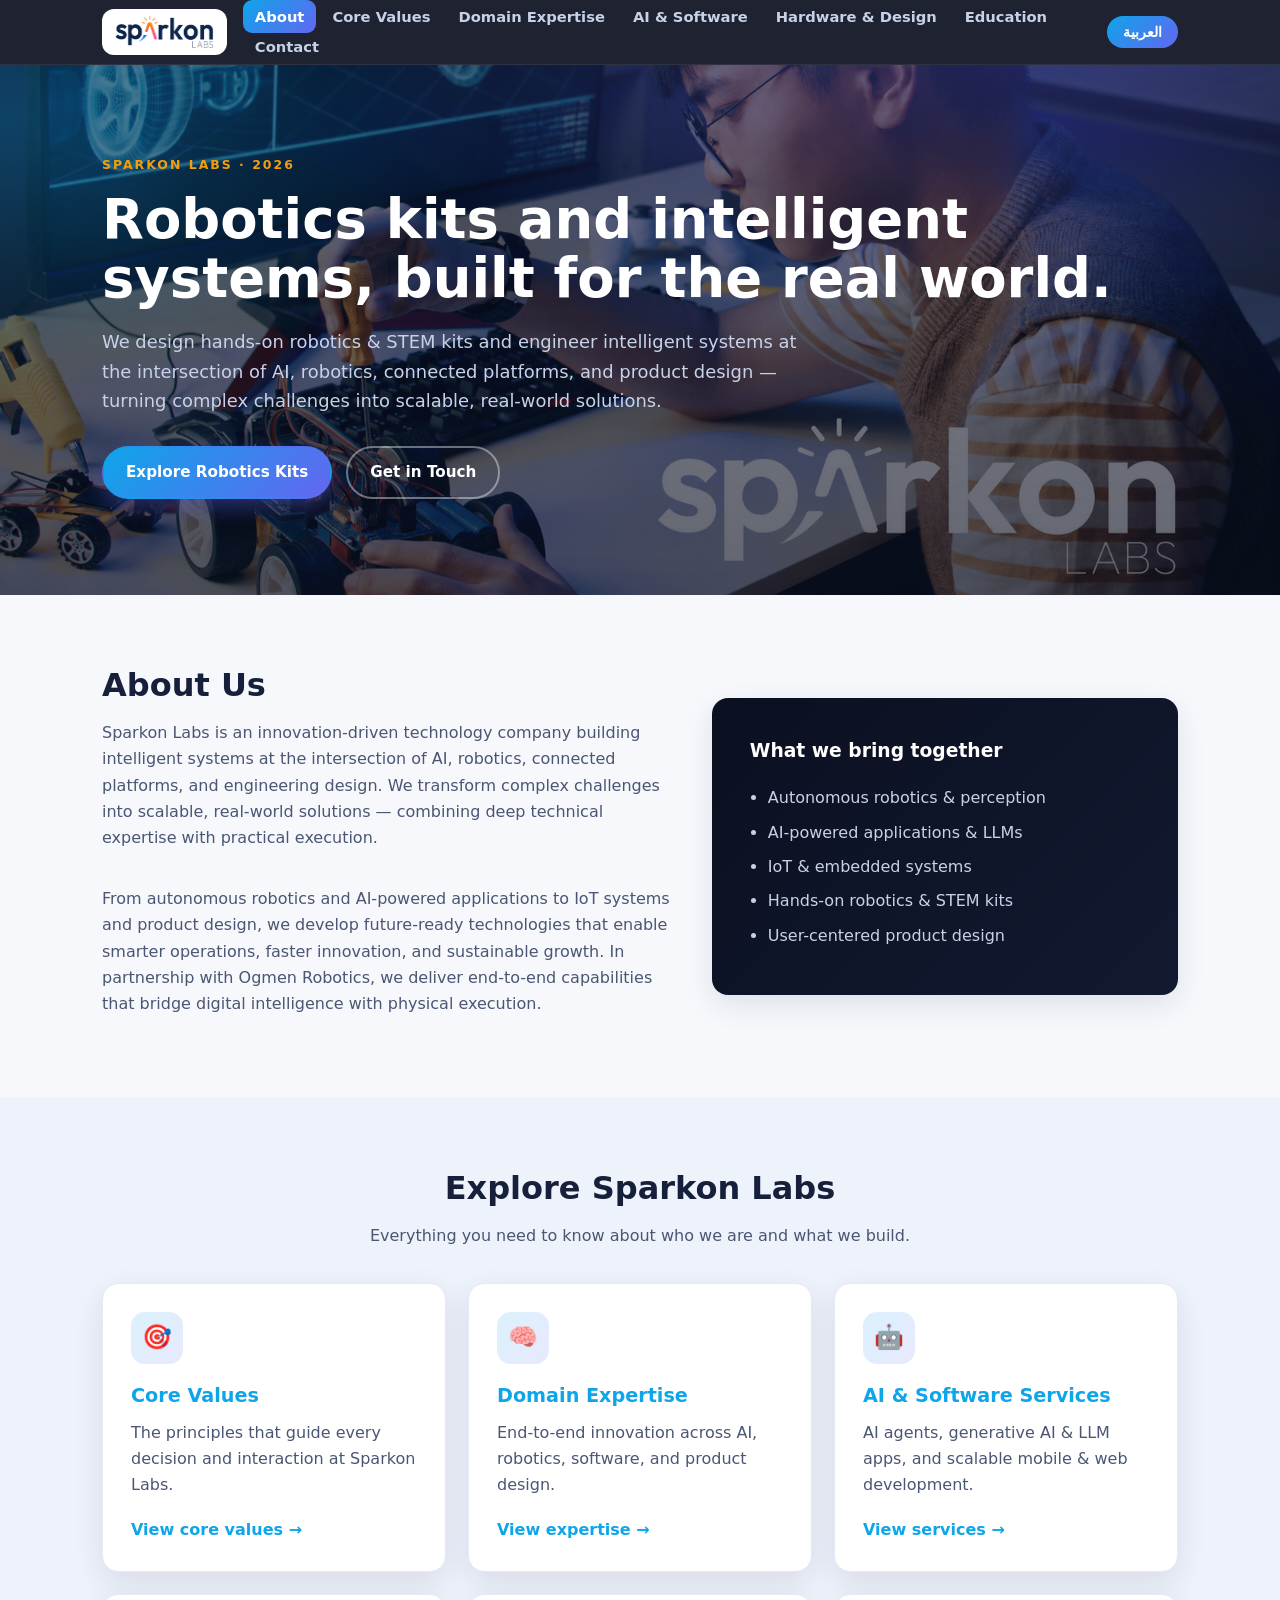
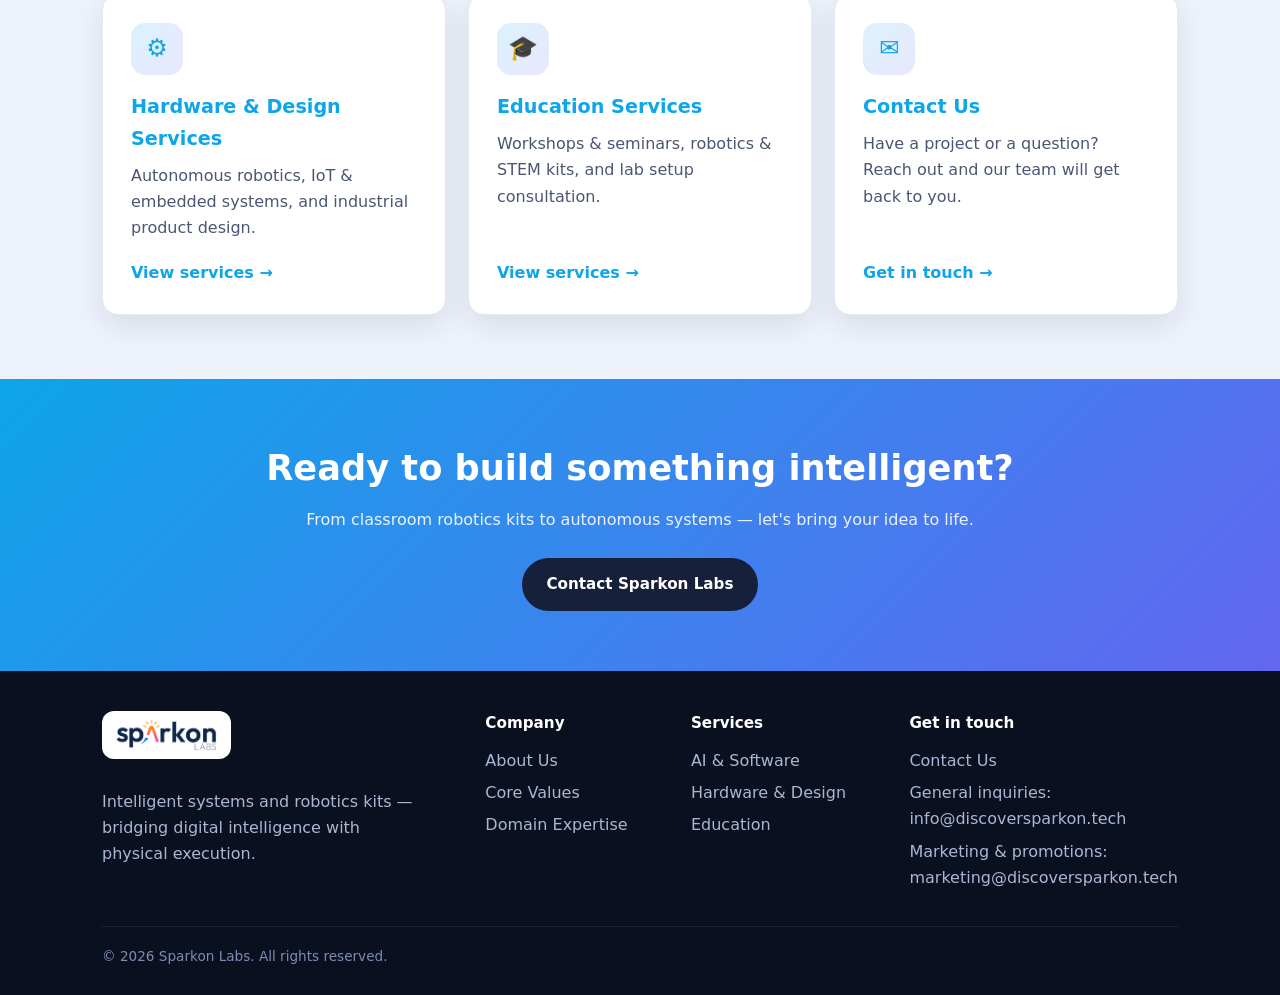
<file: index.html>
<!DOCTYPE html>
<html lang="en">
<head>
  <meta charset="UTF-8" />
  <meta name="viewport" content="width=device-width, initial-scale=1.0" />
  <title>Sparkon Labs — Robotics Kits &amp; Intelligent Systems</title>
  <meta name="description" content="Sparkon Labs builds intelligent systems at the intersection of AI, robotics, connected platforms, and engineering design — including hands-on robotics &amp; STEM kits." />
  <link rel="stylesheet" href="css/style.css" />
</head>
<body>

  <!-- ===== Navigation ===== -->
  <header class="nav">
    <div class="container">
      <a class="brand" href="index.html"><img src="sparkon_logo.png" alt="Sparkon Labs" /></a>
      <button class="nav-toggle" aria-label="Toggle menu">&#9776;</button>
      <ul class="nav-links">
        <li><a href="index.html" class="active">About</a></li>
        <li><a href="core-values.html">Core Values</a></li>
        <li><a href="domain-expertise.html">Domain Expertise</a></li>
        <li><a href="services-ai-software.html">AI &amp; Software</a></li>
        <li><a href="services-hardware-design.html">Hardware &amp; Design</a></li>
        <li><a href="services-education.html">Education</a></li>
        <li><a href="contact.html">Contact</a></li>
      </ul>
      <button class="lang-toggle" type="button" aria-label="Switch language">العربية</button>
    </div>
  </header>

  <!-- ===== Hero ===== -->
  <section class="hero">
    <div class="container">
      <span class="kicker">Sparkon Labs · 2026</span>
      <h1>Robotics kits and intelligent systems, built for the real world.</h1>
      <p class="lead">
        We design hands-on robotics &amp; STEM kits and engineer intelligent systems at the
        intersection of AI, robotics, connected platforms, and product design — turning complex
        challenges into scalable, real-world solutions.
      </p>
      <div class="hero-actions">
        <a class="btn btn-primary" href="services-education.html">Explore Robotics Kits</a>
        <a class="btn btn-ghost" href="contact.html">Get in Touch</a>
      </div>
    </div>
  </section>

  <!-- ===== About Us (Page 3) ===== -->
  <section class="section" id="about">
    <div class="container">
      <div class="split">
        <div>
          <h2>About Us</h2>
          <p class="sub" style="max-width:none">
            Sparkon Labs is an innovation-driven technology company building intelligent systems at
            the intersection of AI, robotics, connected platforms, and engineering design. We transform
            complex challenges into scalable, real-world solutions — combining deep technical expertise
            with practical execution.
          </p>
          <p style="color:var(--ink-soft)">
            From autonomous robotics and AI-powered applications to IoT systems and product design, we
            develop future-ready technologies that enable smarter operations, faster innovation, and
            sustainable growth. In partnership with Ogmen Robotics, we deliver end-to-end capabilities
            that bridge digital intelligence with physical execution.
          </p>
        </div>
        <div class="panel">
          <h3 style="margin-top:0">What we bring together</h3>
          <ul>
            <li>Autonomous robotics &amp; perception</li>
            <li>AI-powered applications &amp; LLMs</li>
            <li>IoT &amp; embedded systems</li>
            <li>Hands-on robotics &amp; STEM kits</li>
            <li>User-centered product design</li>
          </ul>
        </div>
      </div>
    </div>
  </section>

  <!-- ===== Explore (navigation cards) ===== -->
  <section class="section" style="background:#eef2fb" id="explore">
    <div class="container">
      <div class="center">
        <h2>Explore Sparkon Labs</h2>
        <p class="sub">Everything you need to know about who we are and what we build.</p>
      </div>
      <div class="grid">

        <a class="card linkcard" href="core-values.html">
          <div>
            <div class="ico">🎯</div>
            <h3>Core Values</h3>
            <p>The principles that guide every decision and interaction at Sparkon Labs.</p>
          </div>
          <span class="go">View core values →</span>
        </a>

        <a class="card linkcard" href="domain-expertise.html">
          <div>
            <div class="ico">🧠</div>
            <h3>Domain Expertise</h3>
            <p>End-to-end innovation across AI, robotics, software, and product design.</p>
          </div>
          <span class="go">View expertise →</span>
        </a>

        <a class="card linkcard" href="services-ai-software.html">
          <div>
            <div class="ico">🤖</div>
            <h3>AI &amp; Software Services</h3>
            <p>AI agents, generative AI &amp; LLM apps, and scalable mobile &amp; web development.</p>
          </div>
          <span class="go">View services →</span>
        </a>

        <a class="card linkcard" href="services-hardware-design.html">
          <div>
            <div class="ico">⚙️</div>
            <h3>Hardware &amp; Design Services</h3>
            <p>Autonomous robotics, IoT &amp; embedded systems, and industrial product design.</p>
          </div>
          <span class="go">View services →</span>
        </a>

        <a class="card linkcard" href="services-education.html">
          <div>
            <div class="ico">🎓</div>
            <h3>Education Services</h3>
            <p>Workshops &amp; seminars, robotics &amp; STEM kits, and lab setup consultation.</p>
          </div>
          <span class="go">View services →</span>
        </a>

        <a class="card linkcard" href="contact.html">
          <div>
            <div class="ico">✉️</div>
            <h3>Contact Us</h3>
            <p>Have a project or a question? Reach out and our team will get back to you.</p>
          </div>
          <span class="go">Get in touch →</span>
        </a>

      </div>
    </div>
  </section>

  <!-- ===== CTA ===== -->
  <section class="cta">
    <div class="container">
      <h2>Ready to build something intelligent?</h2>
      <p>From classroom robotics kits to autonomous systems — let's bring your idea to life.</p>
      <a class="btn btn-dark" href="contact.html">Contact Sparkon Labs</a>
    </div>
  </section>

  <!-- ===== Footer ===== -->
  <footer class="footer">
    <div class="container">
      <div class="cols">
        <div class="fcol" style="max-width:320px">
          <div class="brand"><img src="sparkon_logo.png" alt="Sparkon Labs" /></div>
          <p>Intelligent systems and robotics kits — bridging digital intelligence with physical execution.</p>
        </div>
        <div class="fcol">
          <h4>Company</h4>
          <ul>
            <li><a href="index.html">About Us</a></li>
            <li><a href="core-values.html">Core Values</a></li>
            <li><a href="domain-expertise.html">Domain Expertise</a></li>
          </ul>
        </div>
        <div class="fcol">
          <h4>Services</h4>
          <ul>
            <li><a href="services-ai-software.html">AI &amp; Software</a></li>
            <li><a href="services-hardware-design.html">Hardware &amp; Design</a></li>
            <li><a href="services-education.html">Education</a></li>
          </ul>
        </div>
        <div class="fcol">
          <h4>Get in touch</h4>
          <ul>
            <li><a href="contact.html">Contact Us</a></li>
            <li>General inquiries:<br /><a href="mailto:info@discoversparkon.tech">info@discoversparkon.tech</a></li>
            <li>Marketing &amp; promotions:<br /><a href="mailto:marketing@discoversparkon.tech">marketing@discoversparkon.tech</a></li>
          </ul>
        </div>
      </div>
      <div class="copy">© 2026 Sparkon Labs. All rights reserved.</div>
    </div>
  </footer>

  <script src="js/translations.js"></script>
  <script src="js/i18n.js"></script>
  <script src="js/main.js"></script>
</body>
</html>
</file>
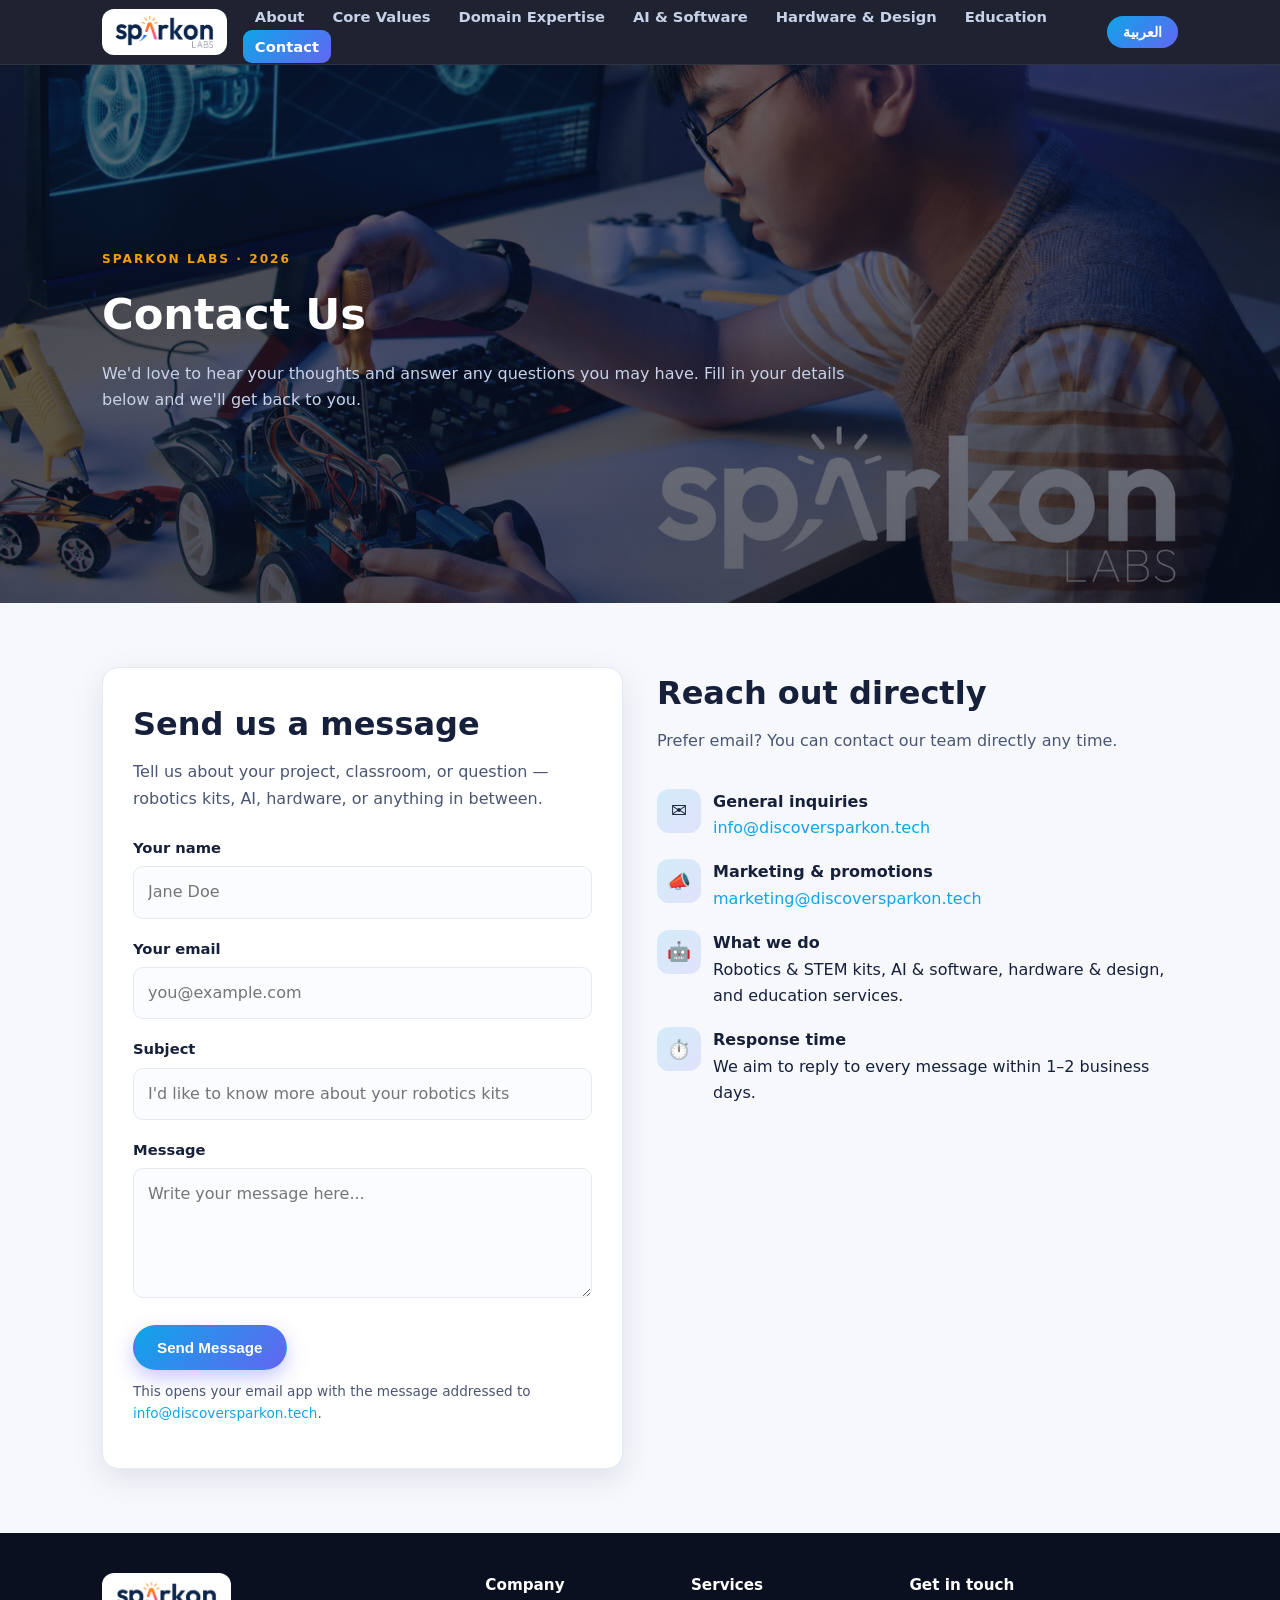
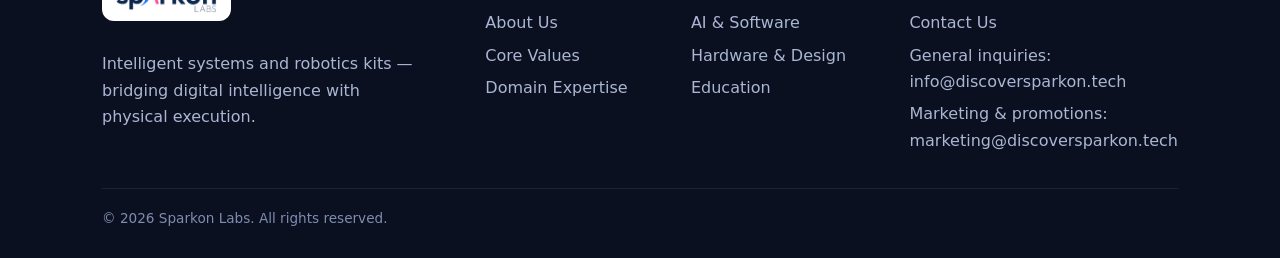
<file: contact.html>
<!DOCTYPE html>
<html lang="en">
<head>
  <meta charset="UTF-8" />
  <meta name="viewport" content="width=device-width, initial-scale=1.0" />
  <title>Contact Us — Sparkon Labs</title>
  <meta name="description" content="Get in touch with Sparkon Labs. Email info@discoversparkon.tech for general inquiries or marketing@discoversparkon.tech for marketing and promotional activities." />
  <link rel="stylesheet" href="css/style.css" />
</head>
<body>

  <header class="nav">
    <div class="container">
      <a class="brand" href="index.html"><img src="sparkon_logo.png" alt="Sparkon Labs" /></a>
      <button class="nav-toggle" aria-label="Toggle menu">&#9776;</button>
      <ul class="nav-links">
        <li><a href="index.html">About</a></li>
        <li><a href="core-values.html">Core Values</a></li>
        <li><a href="domain-expertise.html">Domain Expertise</a></li>
        <li><a href="services-ai-software.html">AI &amp; Software</a></li>
        <li><a href="services-hardware-design.html">Hardware &amp; Design</a></li>
        <li><a href="services-education.html">Education</a></li>
        <li><a href="contact.html" class="active">Contact</a></li>
      </ul>
      <button class="lang-toggle" type="button" aria-label="Switch language">العربية</button>
    </div>
  </header>

  <section class="page-head">
    <div class="container">
      <span class="kicker">Sparkon Labs · 2026</span>
      <h1>Contact Us</h1>
      <p>We'd love to hear your thoughts and answer any questions you may have. Fill in your details below and we'll get back to you.</p>
    </div>
  </section>

  <section class="section">
    <div class="container">
      <div class="contact-wrap">

        <!-- Contact form -->
        <div class="form-card">
          <h2 style="margin-top:0">Send us a message</h2>
          <p class="sub" style="margin-bottom:24px">
            Tell us about your project, classroom, or question — robotics kits, AI, hardware, or anything in between.
          </p>

          <form id="contactForm">
            <div class="field">
              <label for="name">Your name</label>
              <input type="text" id="name" name="name" placeholder="Jane Doe" required />
            </div>
            <div class="field">
              <label for="email">Your email</label>
              <input type="email" id="email" name="email" placeholder="you@example.com" required />
            </div>
            <div class="field">
              <label for="subject">Subject</label>
              <input type="text" id="subject" name="subject" placeholder="I'd like to know more about your robotics kits" required />
            </div>
            <div class="field">
              <label for="message">Message</label>
              <textarea id="message" name="message" placeholder="Write your message here..." required></textarea>
            </div>
            <button type="submit" class="btn btn-primary">Send Message</button>
            <p class="note" id="formNote">
              This opens your email app with the message addressed to
              <a href="mailto:info@discoversparkon.tech">info@discoversparkon.tech</a>.
            </p>
          </form>
        </div>

        <!-- Contact info -->
        <div>
          <h2 style="margin-top:0">Reach out directly</h2>
          <p class="sub">Prefer email? You can contact our team directly any time.</p>
          <ul class="info-list">
            <li>
              <span class="ico">✉️</span>
              <div>
                <strong>General inquiries</strong><br />
                <a href="mailto:info@discoversparkon.tech">info@discoversparkon.tech</a>
              </div>
            </li>
            <li>
              <span class="ico">📣</span>
              <div>
                <strong>Marketing &amp; promotions</strong><br />
                <a href="mailto:marketing@discoversparkon.tech">marketing@discoversparkon.tech</a>
              </div>
            </li>
            <li>
              <span class="ico">🤖</span>
              <div>
                <strong>What we do</strong><br />
                Robotics &amp; STEM kits, AI &amp; software, hardware &amp; design, and education services.
              </div>
            </li>
            <li>
              <span class="ico">⏱️</span>
              <div>
                <strong>Response time</strong><br />
                We aim to reply to every message within 1–2 business days.
              </div>
            </li>
          </ul>
        </div>

      </div>
    </div>
  </section>

  <footer class="footer">
    <div class="container">
      <div class="cols">
        <div class="fcol" style="max-width:320px">
          <div class="brand"><img src="sparkon_logo.png" alt="Sparkon Labs" /></div>
          <p>Intelligent systems and robotics kits — bridging digital intelligence with physical execution.</p>
        </div>
        <div class="fcol">
          <h4>Company</h4>
          <ul>
            <li><a href="index.html">About Us</a></li>
            <li><a href="core-values.html">Core Values</a></li>
            <li><a href="domain-expertise.html">Domain Expertise</a></li>
          </ul>
        </div>
        <div class="fcol">
          <h4>Services</h4>
          <ul>
            <li><a href="services-ai-software.html">AI &amp; Software</a></li>
            <li><a href="services-hardware-design.html">Hardware &amp; Design</a></li>
            <li><a href="services-education.html">Education</a></li>
          </ul>
        </div>
        <div class="fcol">
          <h4>Get in touch</h4>
          <ul>
            <li><a href="contact.html">Contact Us</a></li>
            <li>General inquiries:<br /><a href="mailto:info@discoversparkon.tech">info@discoversparkon.tech</a></li>
            <li>Marketing &amp; promotions:<br /><a href="mailto:marketing@discoversparkon.tech">marketing@discoversparkon.tech</a></li>
          </ul>
        </div>
      </div>
      <div class="copy">© 2026 Sparkon Labs. All rights reserved.</div>
    </div>
  </footer>

  <script src="js/translations.js"></script>
  <script src="js/i18n.js"></script>
  <script src="js/main.js"></script>
  <script>
    // Build a mailto: link from the form and open the user's email client.
    document.getElementById('contactForm').addEventListener('submit', function (e) {
      e.preventDefault();
      var name = document.getElementById('name').value.trim();
      var email = document.getElementById('email').value.trim();
      var subject = document.getElementById('subject').value.trim();
      var message = document.getElementById('message').value.trim();

      var body =
        'Name: ' + name + '\n' +
        'Email: ' + email + '\n\n' +
        message;

      var mailto = 'mailto:info@discoversparkon.tech' +
        '?subject=' + encodeURIComponent(subject) +
        '&body=' + encodeURIComponent(body);

      window.location.href = mailto;

      var note = document.getElementById('formNote');
      note.innerHTML = 'Your email app should now be opening. ' +
        'If it does not, email us directly at ' +
        '<a href="mailto:info@discoversparkon.tech">info@discoversparkon.tech</a>.';
    });
  </script>
</body>
</html>
</file>
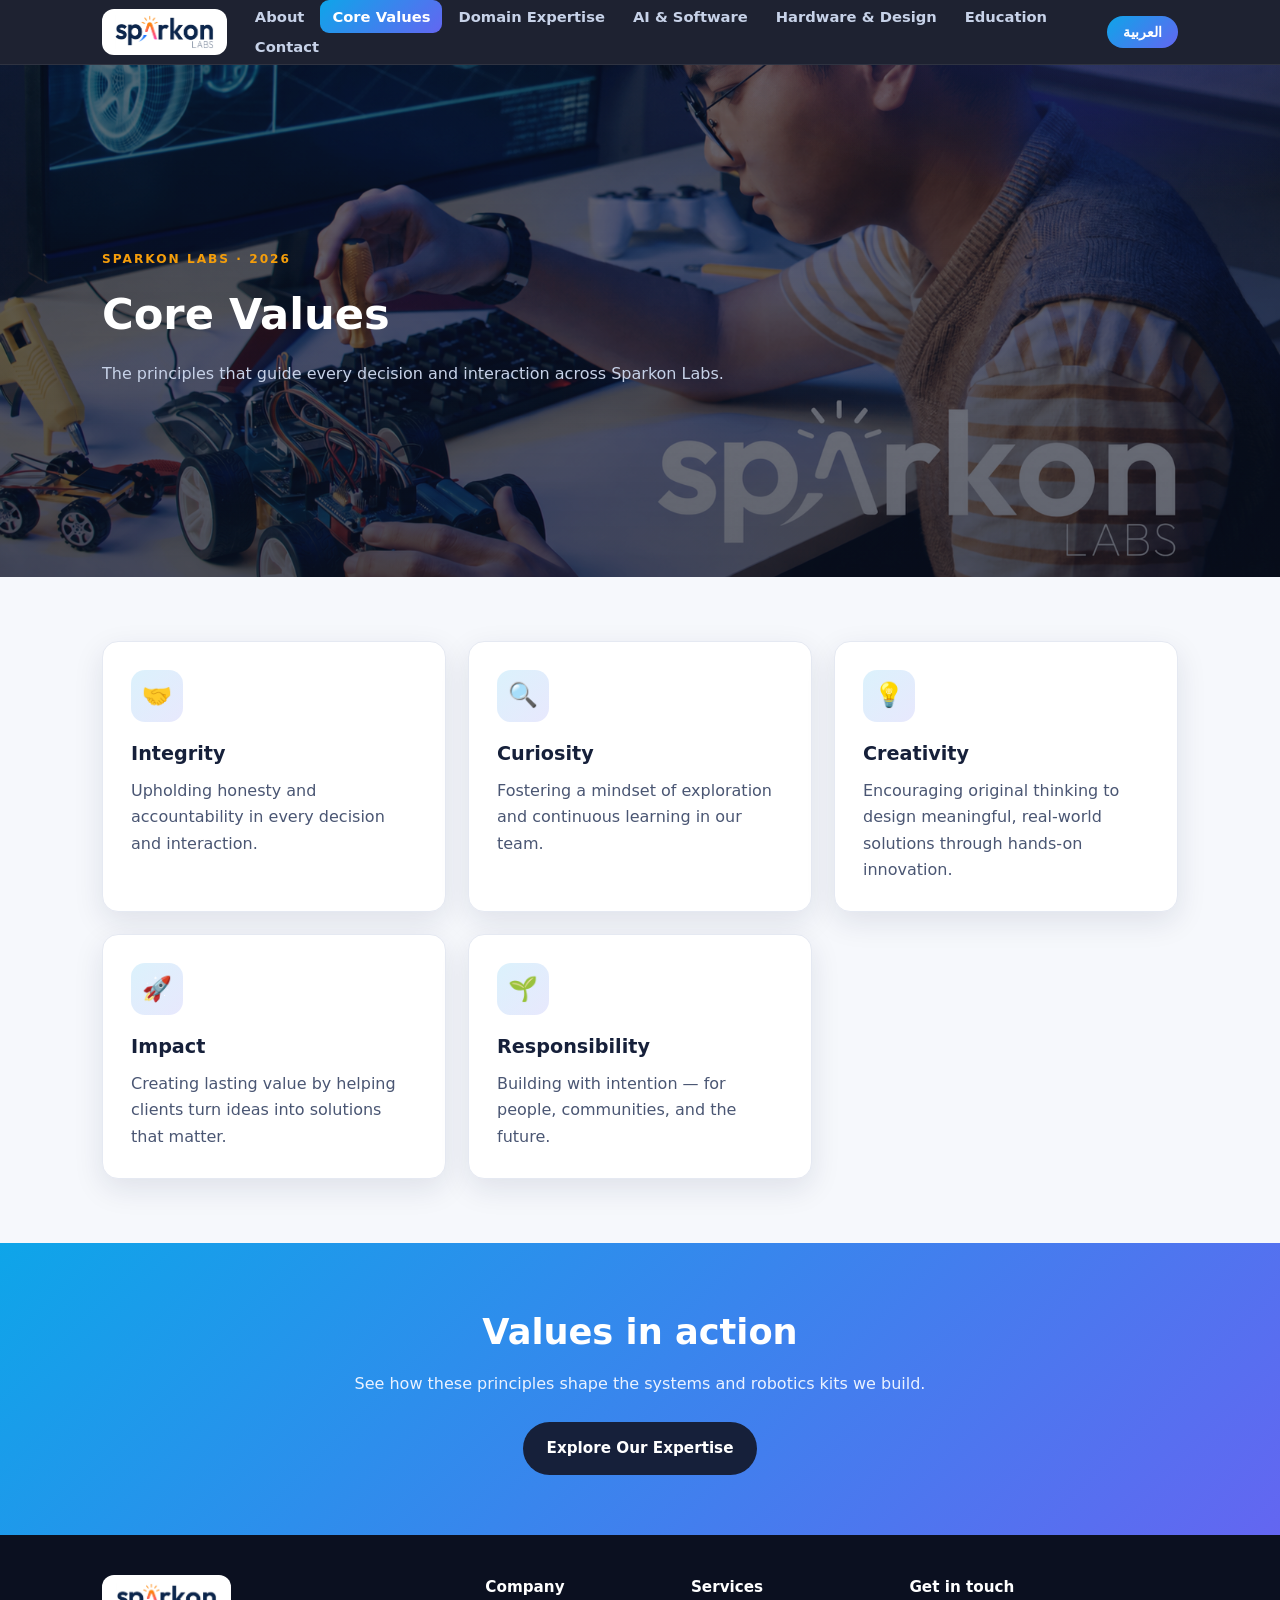
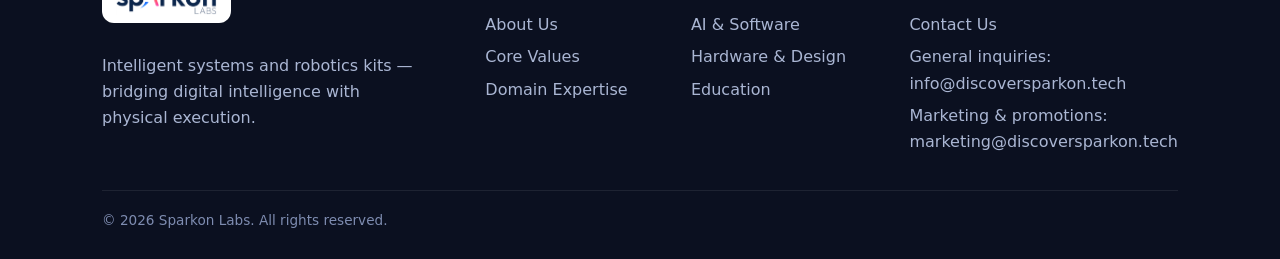
<file: core-values.html>
<!DOCTYPE html>
<html lang="en">
<head>
  <meta charset="UTF-8" />
  <meta name="viewport" content="width=device-width, initial-scale=1.0" />
  <title>Core Values — Sparkon Labs</title>
  <meta name="description" content="The core values that guide Sparkon Labs: Integrity, Curiosity, Creativity, Impact, and Responsibility." />
  <link rel="stylesheet" href="css/style.css" />
</head>
<body>

  <header class="nav">
    <div class="container">
      <a class="brand" href="index.html"><img src="sparkon_logo.png" alt="Sparkon Labs" /></a>
      <button class="nav-toggle" aria-label="Toggle menu">&#9776;</button>
      <ul class="nav-links">
        <li><a href="index.html">About</a></li>
        <li><a href="core-values.html" class="active">Core Values</a></li>
        <li><a href="domain-expertise.html">Domain Expertise</a></li>
        <li><a href="services-ai-software.html">AI &amp; Software</a></li>
        <li><a href="services-hardware-design.html">Hardware &amp; Design</a></li>
        <li><a href="services-education.html">Education</a></li>
        <li><a href="contact.html">Contact</a></li>
      </ul>
      <button class="lang-toggle" type="button" aria-label="Switch language">العربية</button>
    </div>
  </header>

  <section class="page-head">
    <div class="container">
      <span class="kicker">Sparkon Labs · 2026</span>
      <h1>Core Values</h1>
      <p>The principles that guide every decision and interaction across Sparkon Labs.</p>
    </div>
  </section>

  <section class="section">
    <div class="container">
      <div class="grid">

        <div class="card">
          <div class="ico">🤝</div>
          <h3>Integrity</h3>
          <p>Upholding honesty and accountability in every decision and interaction.</p>
        </div>

        <div class="card">
          <div class="ico">🔍</div>
          <h3>Curiosity</h3>
          <p>Fostering a mindset of exploration and continuous learning in our team.</p>
        </div>

        <div class="card">
          <div class="ico">💡</div>
          <h3>Creativity</h3>
          <p>Encouraging original thinking to design meaningful, real-world solutions through hands-on innovation.</p>
        </div>

        <div class="card">
          <div class="ico">🚀</div>
          <h3>Impact</h3>
          <p>Creating lasting value by helping clients turn ideas into solutions that matter.</p>
        </div>

        <div class="card">
          <div class="ico">🌱</div>
          <h3>Responsibility</h3>
          <p>Building with intention — for people, communities, and the future.</p>
        </div>

      </div>
    </div>
  </section>

  <section class="cta">
    <div class="container">
      <h2>Values in action</h2>
      <p>See how these principles shape the systems and robotics kits we build.</p>
      <a class="btn btn-dark" href="domain-expertise.html">Explore Our Expertise</a>
    </div>
  </section>

  <footer class="footer">
    <div class="container">
      <div class="cols">
        <div class="fcol" style="max-width:320px">
          <div class="brand"><img src="sparkon_logo.png" alt="Sparkon Labs" /></div>
          <p>Intelligent systems and robotics kits — bridging digital intelligence with physical execution.</p>
        </div>
        <div class="fcol">
          <h4>Company</h4>
          <ul>
            <li><a href="index.html">About Us</a></li>
            <li><a href="core-values.html">Core Values</a></li>
            <li><a href="domain-expertise.html">Domain Expertise</a></li>
          </ul>
        </div>
        <div class="fcol">
          <h4>Services</h4>
          <ul>
            <li><a href="services-ai-software.html">AI &amp; Software</a></li>
            <li><a href="services-hardware-design.html">Hardware &amp; Design</a></li>
            <li><a href="services-education.html">Education</a></li>
          </ul>
        </div>
        <div class="fcol">
          <h4>Get in touch</h4>
          <ul>
            <li><a href="contact.html">Contact Us</a></li>
            <li>General inquiries:<br /><a href="mailto:info@discoversparkon.tech">info@discoversparkon.tech</a></li>
            <li>Marketing &amp; promotions:<br /><a href="mailto:marketing@discoversparkon.tech">marketing@discoversparkon.tech</a></li>
          </ul>
        </div>
      </div>
      <div class="copy">© 2026 Sparkon Labs. All rights reserved.</div>
    </div>
  </footer>

  <script src="js/translations.js"></script>
  <script src="js/i18n.js"></script>
  <script src="js/main.js"></script>
</body>
</html>
</file>
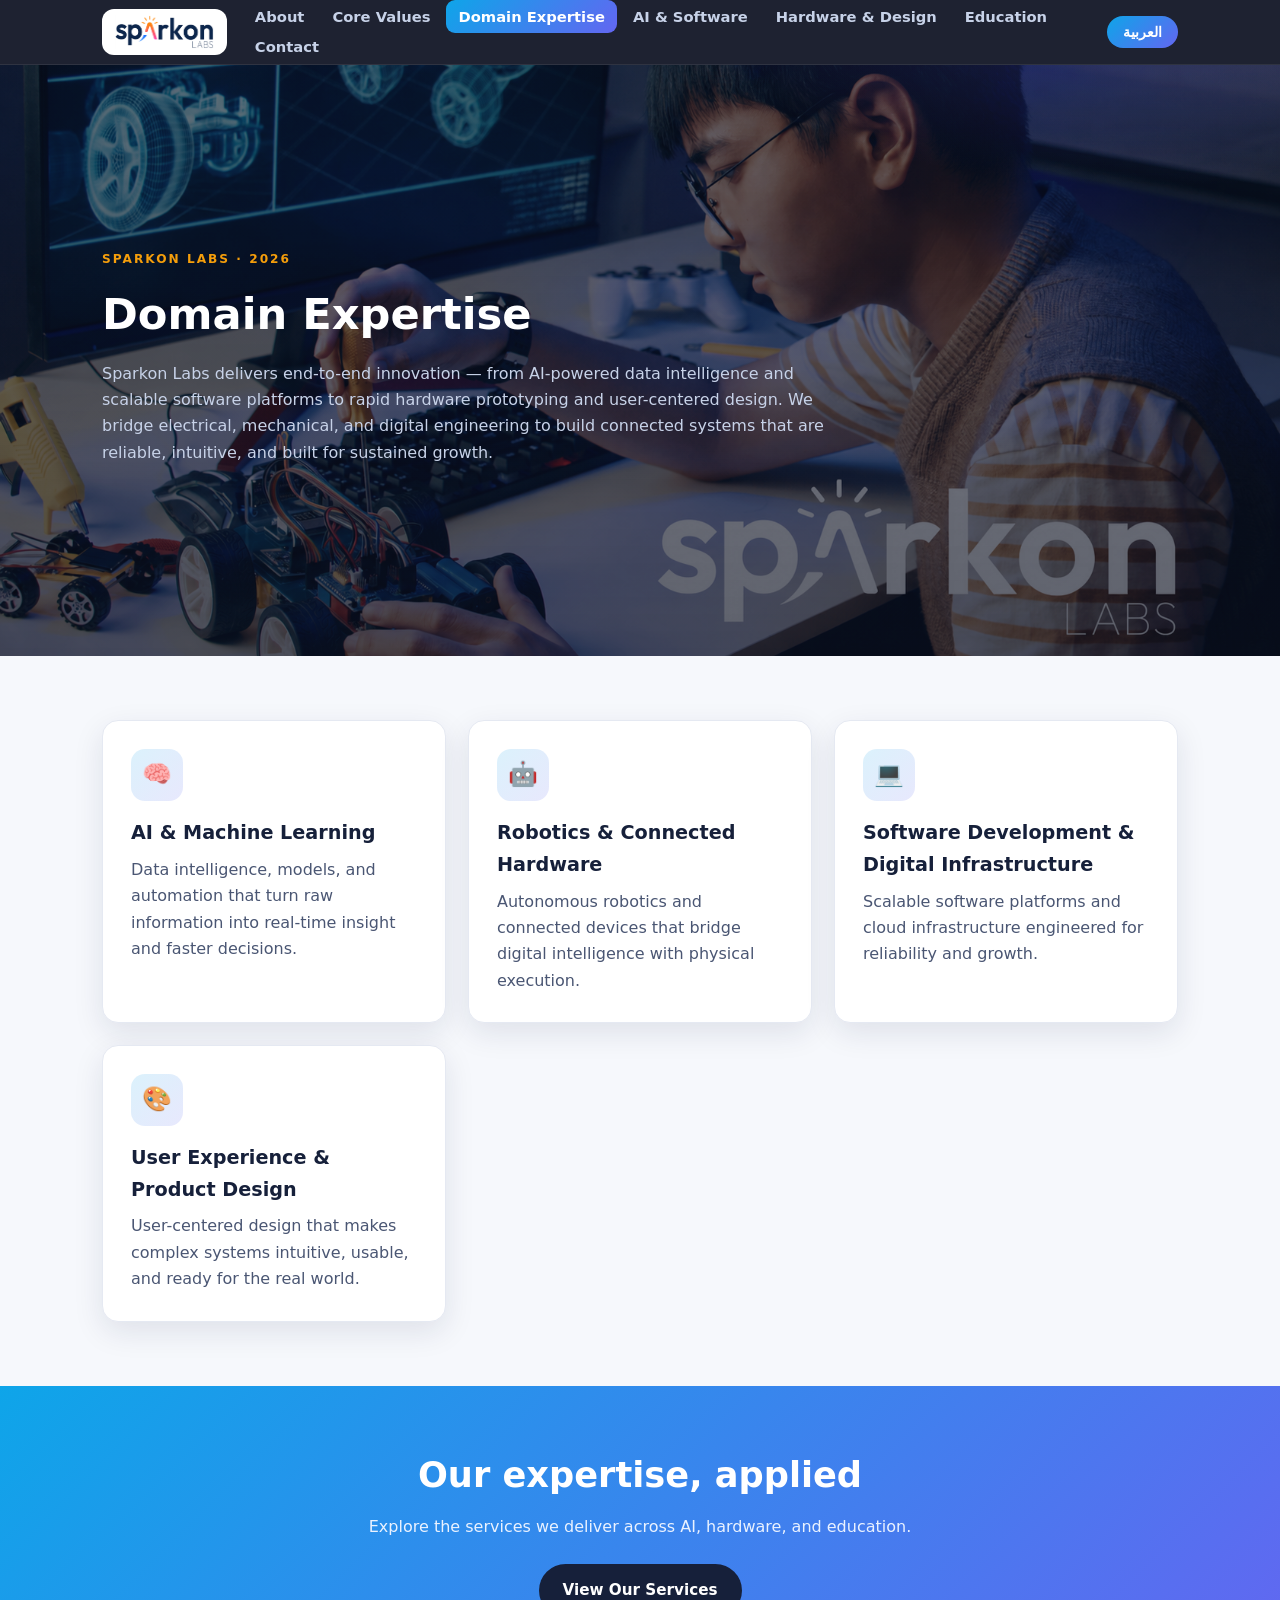
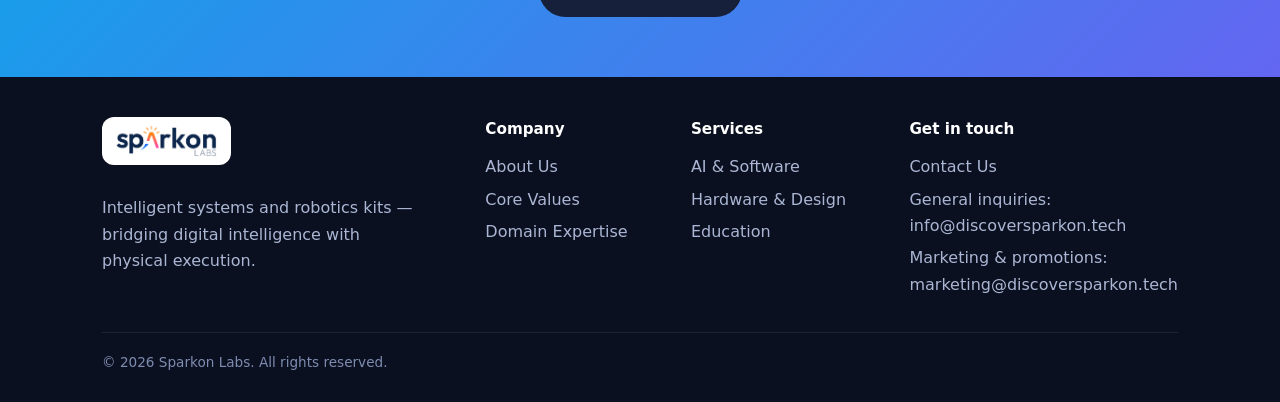
<file: domain-expertise.html>
<!DOCTYPE html>
<html lang="en">
<head>
  <meta charset="UTF-8" />
  <meta name="viewport" content="width=device-width, initial-scale=1.0" />
  <title>Domain Expertise — Sparkon Labs</title>
  <meta name="description" content="End-to-end innovation across AI &amp; machine learning, robotics &amp; connected hardware, software development, and product design." />
  <link rel="stylesheet" href="css/style.css" />
</head>
<body>

  <header class="nav">
    <div class="container">
      <a class="brand" href="index.html"><img src="sparkon_logo.png" alt="Sparkon Labs" /></a>
      <button class="nav-toggle" aria-label="Toggle menu">&#9776;</button>
      <ul class="nav-links">
        <li><a href="index.html">About</a></li>
        <li><a href="core-values.html">Core Values</a></li>
        <li><a href="domain-expertise.html" class="active">Domain Expertise</a></li>
        <li><a href="services-ai-software.html">AI &amp; Software</a></li>
        <li><a href="services-hardware-design.html">Hardware &amp; Design</a></li>
        <li><a href="services-education.html">Education</a></li>
        <li><a href="contact.html">Contact</a></li>
      </ul>
      <button class="lang-toggle" type="button" aria-label="Switch language">العربية</button>
    </div>
  </header>

  <section class="page-head">
    <div class="container">
      <span class="kicker">Sparkon Labs · 2026</span>
      <h1>Domain Expertise</h1>
      <p>
        Sparkon Labs delivers end-to-end innovation — from AI-powered data intelligence and scalable
        software platforms to rapid hardware prototyping and user-centered design. We bridge electrical,
        mechanical, and digital engineering to build connected systems that are reliable, intuitive, and
        built for sustained growth.
      </p>
    </div>
  </section>

  <section class="section">
    <div class="container">
      <div class="grid">

        <div class="card">
          <div class="ico">🧠</div>
          <h3>AI &amp; Machine Learning</h3>
          <p>Data intelligence, models, and automation that turn raw information into real-time insight and faster decisions.</p>
        </div>

        <div class="card">
          <div class="ico">🤖</div>
          <h3>Robotics &amp; Connected Hardware</h3>
          <p>Autonomous robotics and connected devices that bridge digital intelligence with physical execution.</p>
        </div>

        <div class="card">
          <div class="ico">💻</div>
          <h3>Software Development &amp; Digital Infrastructure</h3>
          <p>Scalable software platforms and cloud infrastructure engineered for reliability and growth.</p>
        </div>

        <div class="card">
          <div class="ico">🎨</div>
          <h3>User Experience &amp; Product Design</h3>
          <p>User-centered design that makes complex systems intuitive, usable, and ready for the real world.</p>
        </div>

      </div>
    </div>
  </section>

  <section class="cta">
    <div class="container">
      <h2>Our expertise, applied</h2>
      <p>Explore the services we deliver across AI, hardware, and education.</p>
      <a class="btn btn-dark" href="services-ai-software.html">View Our Services</a>
    </div>
  </section>

  <footer class="footer">
    <div class="container">
      <div class="cols">
        <div class="fcol" style="max-width:320px">
          <div class="brand"><img src="sparkon_logo.png" alt="Sparkon Labs" /></div>
          <p>Intelligent systems and robotics kits — bridging digital intelligence with physical execution.</p>
        </div>
        <div class="fcol">
          <h4>Company</h4>
          <ul>
            <li><a href="index.html">About Us</a></li>
            <li><a href="core-values.html">Core Values</a></li>
            <li><a href="domain-expertise.html">Domain Expertise</a></li>
          </ul>
        </div>
        <div class="fcol">
          <h4>Services</h4>
          <ul>
            <li><a href="services-ai-software.html">AI &amp; Software</a></li>
            <li><a href="services-hardware-design.html">Hardware &amp; Design</a></li>
            <li><a href="services-education.html">Education</a></li>
          </ul>
        </div>
        <div class="fcol">
          <h4>Get in touch</h4>
          <ul>
            <li><a href="contact.html">Contact Us</a></li>
            <li>General inquiries:<br /><a href="mailto:info@discoversparkon.tech">info@discoversparkon.tech</a></li>
            <li>Marketing &amp; promotions:<br /><a href="mailto:marketing@discoversparkon.tech">marketing@discoversparkon.tech</a></li>
          </ul>
        </div>
      </div>
      <div class="copy">© 2026 Sparkon Labs. All rights reserved.</div>
    </div>
  </footer>

  <script src="js/translations.js"></script>
  <script src="js/i18n.js"></script>
  <script src="js/main.js"></script>
</body>
</html>
</file>
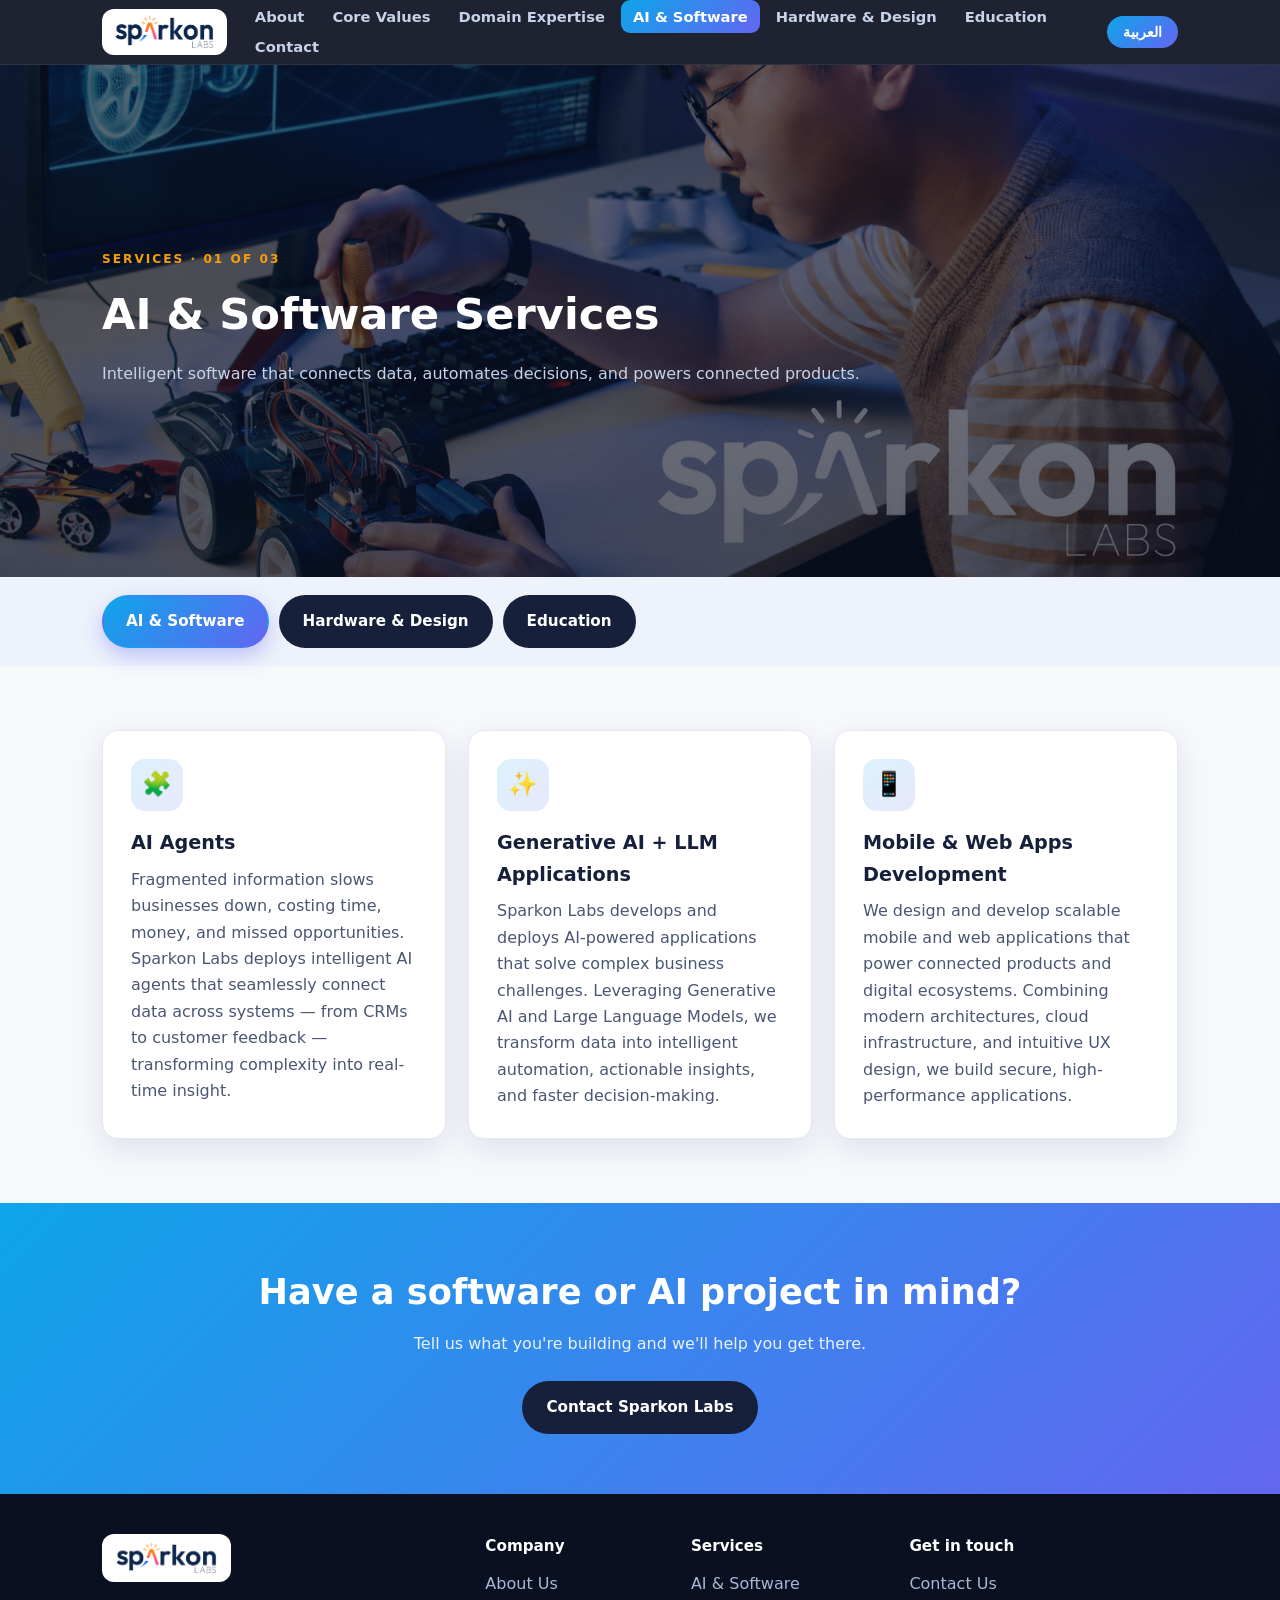
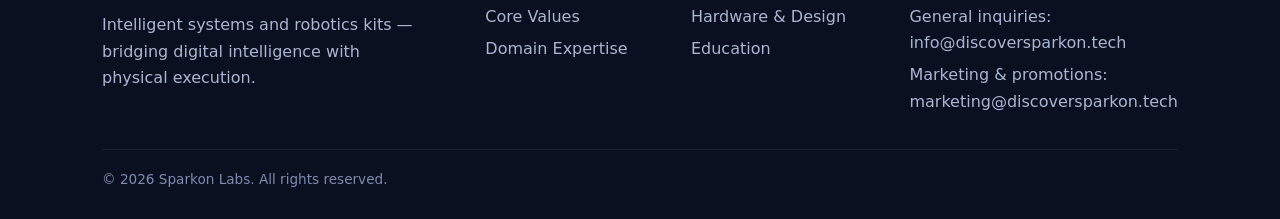
<file: services-ai-software.html>
<!DOCTYPE html>
<html lang="en">
<head>
  <meta charset="UTF-8" />
  <meta name="viewport" content="width=device-width, initial-scale=1.0" />
  <title>AI &amp; Software Services — Sparkon Labs</title>
  <meta name="description" content="AI agents, generative AI &amp; LLM applications, and scalable mobile &amp; web app development from Sparkon Labs." />
  <link rel="stylesheet" href="css/style.css" />
</head>
<body>

  <header class="nav">
    <div class="container">
      <a class="brand" href="index.html"><img src="sparkon_logo.png" alt="Sparkon Labs" /></a>
      <button class="nav-toggle" aria-label="Toggle menu">&#9776;</button>
      <ul class="nav-links">
        <li><a href="index.html">About</a></li>
        <li><a href="core-values.html">Core Values</a></li>
        <li><a href="domain-expertise.html">Domain Expertise</a></li>
        <li><a href="services-ai-software.html" class="active">AI &amp; Software</a></li>
        <li><a href="services-hardware-design.html">Hardware &amp; Design</a></li>
        <li><a href="services-education.html">Education</a></li>
        <li><a href="contact.html">Contact</a></li>
      </ul>
      <button class="lang-toggle" type="button" aria-label="Switch language">العربية</button>
    </div>
  </header>

  <section class="page-head">
    <div class="container">
      <span class="kicker">Services · 01 of 03</span>
      <h1>AI &amp; Software Services</h1>
      <p>Intelligent software that connects data, automates decisions, and powers connected products.</p>
    </div>
  </section>

  <!-- service sub-nav -->
  <section style="background:#eef2fb; padding:18px 0;">
    <div class="container" style="display:flex; flex-wrap:wrap; gap:10px;">
      <a class="btn btn-primary" href="services-ai-software.html">AI &amp; Software</a>
      <a class="btn btn-dark" href="services-hardware-design.html">Hardware &amp; Design</a>
      <a class="btn btn-dark" href="services-education.html">Education</a>
    </div>
  </section>

  <section class="section">
    <div class="container">
      <div class="grid">

        <div class="card">
          <div class="ico">🧩</div>
          <h3>AI Agents</h3>
          <p>
            Fragmented information slows businesses down, costing time, money, and missed opportunities.
            Sparkon Labs deploys intelligent AI agents that seamlessly connect data across systems — from
            CRMs to customer feedback — transforming complexity into real-time insight.
          </p>
        </div>

        <div class="card">
          <div class="ico">✨</div>
          <h3>Generative AI + LLM Applications</h3>
          <p>
            Sparkon Labs develops and deploys AI-powered applications that solve complex business challenges.
            Leveraging Generative AI and Large Language Models, we transform data into intelligent automation,
            actionable insights, and faster decision-making.
          </p>
        </div>

        <div class="card">
          <div class="ico">📱</div>
          <h3>Mobile &amp; Web Apps Development</h3>
          <p>
            We design and develop scalable mobile and web applications that power connected products and
            digital ecosystems. Combining modern architectures, cloud infrastructure, and intuitive UX design,
            we build secure, high-performance applications.
          </p>
        </div>

      </div>
    </div>
  </section>

  <section class="cta">
    <div class="container">
      <h2>Have a software or AI project in mind?</h2>
      <p>Tell us what you're building and we'll help you get there.</p>
      <a class="btn btn-dark" href="contact.html">Contact Sparkon Labs</a>
    </div>
  </section>

  <footer class="footer">
    <div class="container">
      <div class="cols">
        <div class="fcol" style="max-width:320px">
          <div class="brand"><img src="sparkon_logo.png" alt="Sparkon Labs" /></div>
          <p>Intelligent systems and robotics kits — bridging digital intelligence with physical execution.</p>
        </div>
        <div class="fcol">
          <h4>Company</h4>
          <ul>
            <li><a href="index.html">About Us</a></li>
            <li><a href="core-values.html">Core Values</a></li>
            <li><a href="domain-expertise.html">Domain Expertise</a></li>
          </ul>
        </div>
        <div class="fcol">
          <h4>Services</h4>
          <ul>
            <li><a href="services-ai-software.html">AI &amp; Software</a></li>
            <li><a href="services-hardware-design.html">Hardware &amp; Design</a></li>
            <li><a href="services-education.html">Education</a></li>
          </ul>
        </div>
        <div class="fcol">
          <h4>Get in touch</h4>
          <ul>
            <li><a href="contact.html">Contact Us</a></li>
            <li>General inquiries:<br /><a href="mailto:info@discoversparkon.tech">info@discoversparkon.tech</a></li>
            <li>Marketing &amp; promotions:<br /><a href="mailto:marketing@discoversparkon.tech">marketing@discoversparkon.tech</a></li>
          </ul>
        </div>
      </div>
      <div class="copy">© 2026 Sparkon Labs. All rights reserved.</div>
    </div>
  </footer>

  <script src="js/translations.js"></script>
  <script src="js/i18n.js"></script>
  <script src="js/main.js"></script>
</body>
</html>
</file>
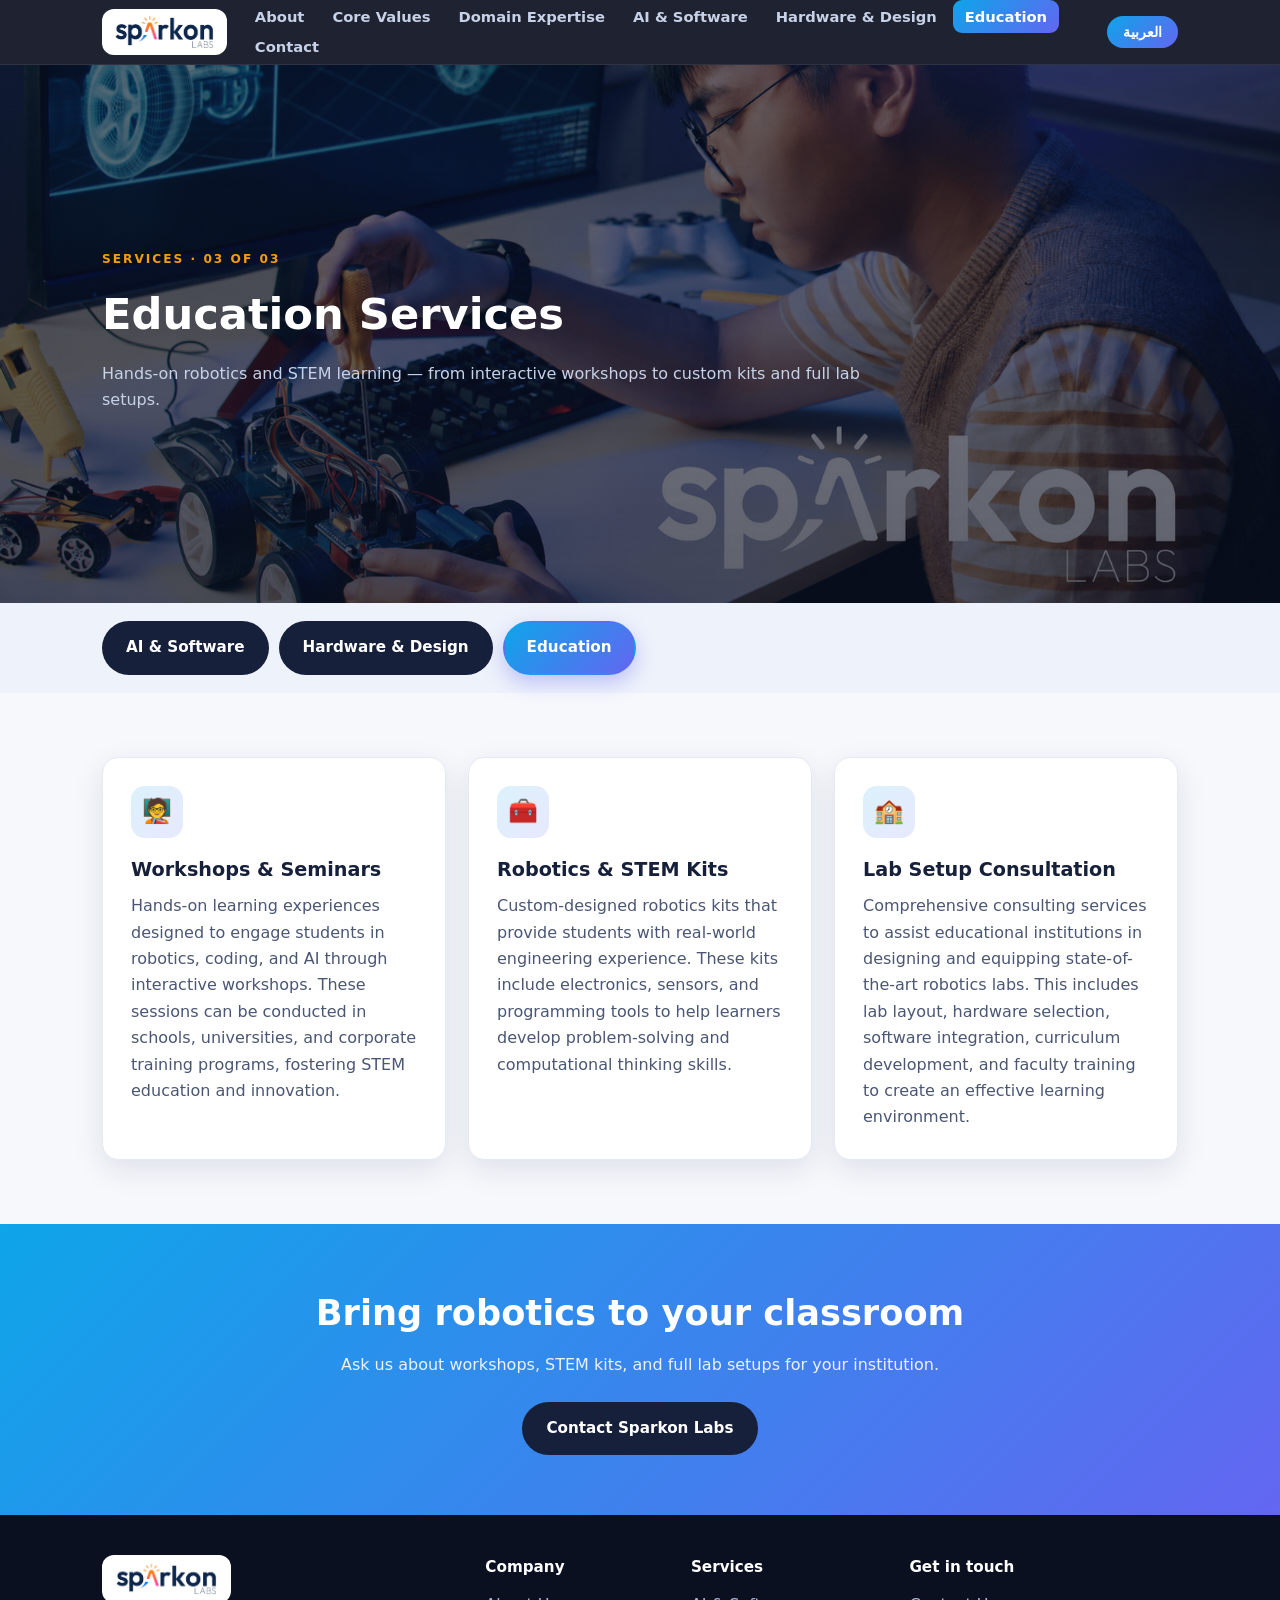
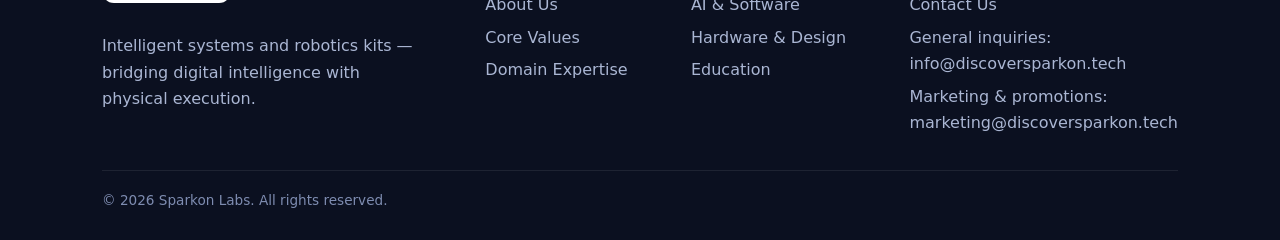
<file: services-education.html>
<!DOCTYPE html>
<html lang="en">
<head>
  <meta charset="UTF-8" />
  <meta name="viewport" content="width=device-width, initial-scale=1.0" />
  <title>Education Services — Sparkon Labs</title>
  <meta name="description" content="Workshops &amp; seminars, robotics &amp; STEM kits, and lab setup consultation from Sparkon Labs." />
  <link rel="stylesheet" href="css/style.css" />
</head>
<body>

  <header class="nav">
    <div class="container">
      <a class="brand" href="index.html"><img src="sparkon_logo.png" alt="Sparkon Labs" /></a>
      <button class="nav-toggle" aria-label="Toggle menu">&#9776;</button>
      <ul class="nav-links">
        <li><a href="index.html">About</a></li>
        <li><a href="core-values.html">Core Values</a></li>
        <li><a href="domain-expertise.html">Domain Expertise</a></li>
        <li><a href="services-ai-software.html">AI &amp; Software</a></li>
        <li><a href="services-hardware-design.html">Hardware &amp; Design</a></li>
        <li><a href="services-education.html" class="active">Education</a></li>
        <li><a href="contact.html">Contact</a></li>
      </ul>
      <button class="lang-toggle" type="button" aria-label="Switch language">العربية</button>
    </div>
  </header>

  <section class="page-head">
    <div class="container">
      <span class="kicker">Services · 03 of 03</span>
      <h1>Education Services</h1>
      <p>Hands-on robotics and STEM learning — from interactive workshops to custom kits and full lab setups.</p>
    </div>
  </section>

  <!-- service sub-nav -->
  <section style="background:#eef2fb; padding:18px 0;">
    <div class="container" style="display:flex; flex-wrap:wrap; gap:10px;">
      <a class="btn btn-dark" href="services-ai-software.html">AI &amp; Software</a>
      <a class="btn btn-dark" href="services-hardware-design.html">Hardware &amp; Design</a>
      <a class="btn btn-primary" href="services-education.html">Education</a>
    </div>
  </section>

  <section class="section">
    <div class="container">
      <div class="grid">

        <div class="card">
          <div class="ico">🧑‍🏫</div>
          <h3>Workshops &amp; Seminars</h3>
          <p>
            Hands-on learning experiences designed to engage students in robotics, coding, and AI through
            interactive workshops. These sessions can be conducted in schools, universities, and corporate
            training programs, fostering STEM education and innovation.
          </p>
        </div>

        <div class="card">
          <div class="ico">🧰</div>
          <h3>Robotics &amp; STEM Kits</h3>
          <p>
            Custom-designed robotics kits that provide students with real-world engineering experience. These
            kits include electronics, sensors, and programming tools to help learners develop problem-solving
            and computational thinking skills.
          </p>
        </div>

        <div class="card">
          <div class="ico">🏫</div>
          <h3>Lab Setup Consultation</h3>
          <p>
            Comprehensive consulting services to assist educational institutions in designing and equipping
            state-of-the-art robotics labs. This includes lab layout, hardware selection, software integration,
            curriculum development, and faculty training to create an effective learning environment.
          </p>
        </div>

      </div>
    </div>
  </section>

  <section class="cta">
    <div class="container">
      <h2>Bring robotics to your classroom</h2>
      <p>Ask us about workshops, STEM kits, and full lab setups for your institution.</p>
      <a class="btn btn-dark" href="contact.html">Contact Sparkon Labs</a>
    </div>
  </section>

  <footer class="footer">
    <div class="container">
      <div class="cols">
        <div class="fcol" style="max-width:320px">
          <div class="brand"><img src="sparkon_logo.png" alt="Sparkon Labs" /></div>
          <p>Intelligent systems and robotics kits — bridging digital intelligence with physical execution.</p>
        </div>
        <div class="fcol">
          <h4>Company</h4>
          <ul>
            <li><a href="index.html">About Us</a></li>
            <li><a href="core-values.html">Core Values</a></li>
            <li><a href="domain-expertise.html">Domain Expertise</a></li>
          </ul>
        </div>
        <div class="fcol">
          <h4>Services</h4>
          <ul>
            <li><a href="services-ai-software.html">AI &amp; Software</a></li>
            <li><a href="services-hardware-design.html">Hardware &amp; Design</a></li>
            <li><a href="services-education.html">Education</a></li>
          </ul>
        </div>
        <div class="fcol">
          <h4>Get in touch</h4>
          <ul>
            <li><a href="contact.html">Contact Us</a></li>
            <li>General inquiries:<br /><a href="mailto:info@discoversparkon.tech">info@discoversparkon.tech</a></li>
            <li>Marketing &amp; promotions:<br /><a href="mailto:marketing@discoversparkon.tech">marketing@discoversparkon.tech</a></li>
          </ul>
        </div>
      </div>
      <div class="copy">© 2026 Sparkon Labs. All rights reserved.</div>
    </div>
  </footer>

  <script src="js/translations.js"></script>
  <script src="js/i18n.js"></script>
  <script src="js/main.js"></script>
</body>
</html>
</file>
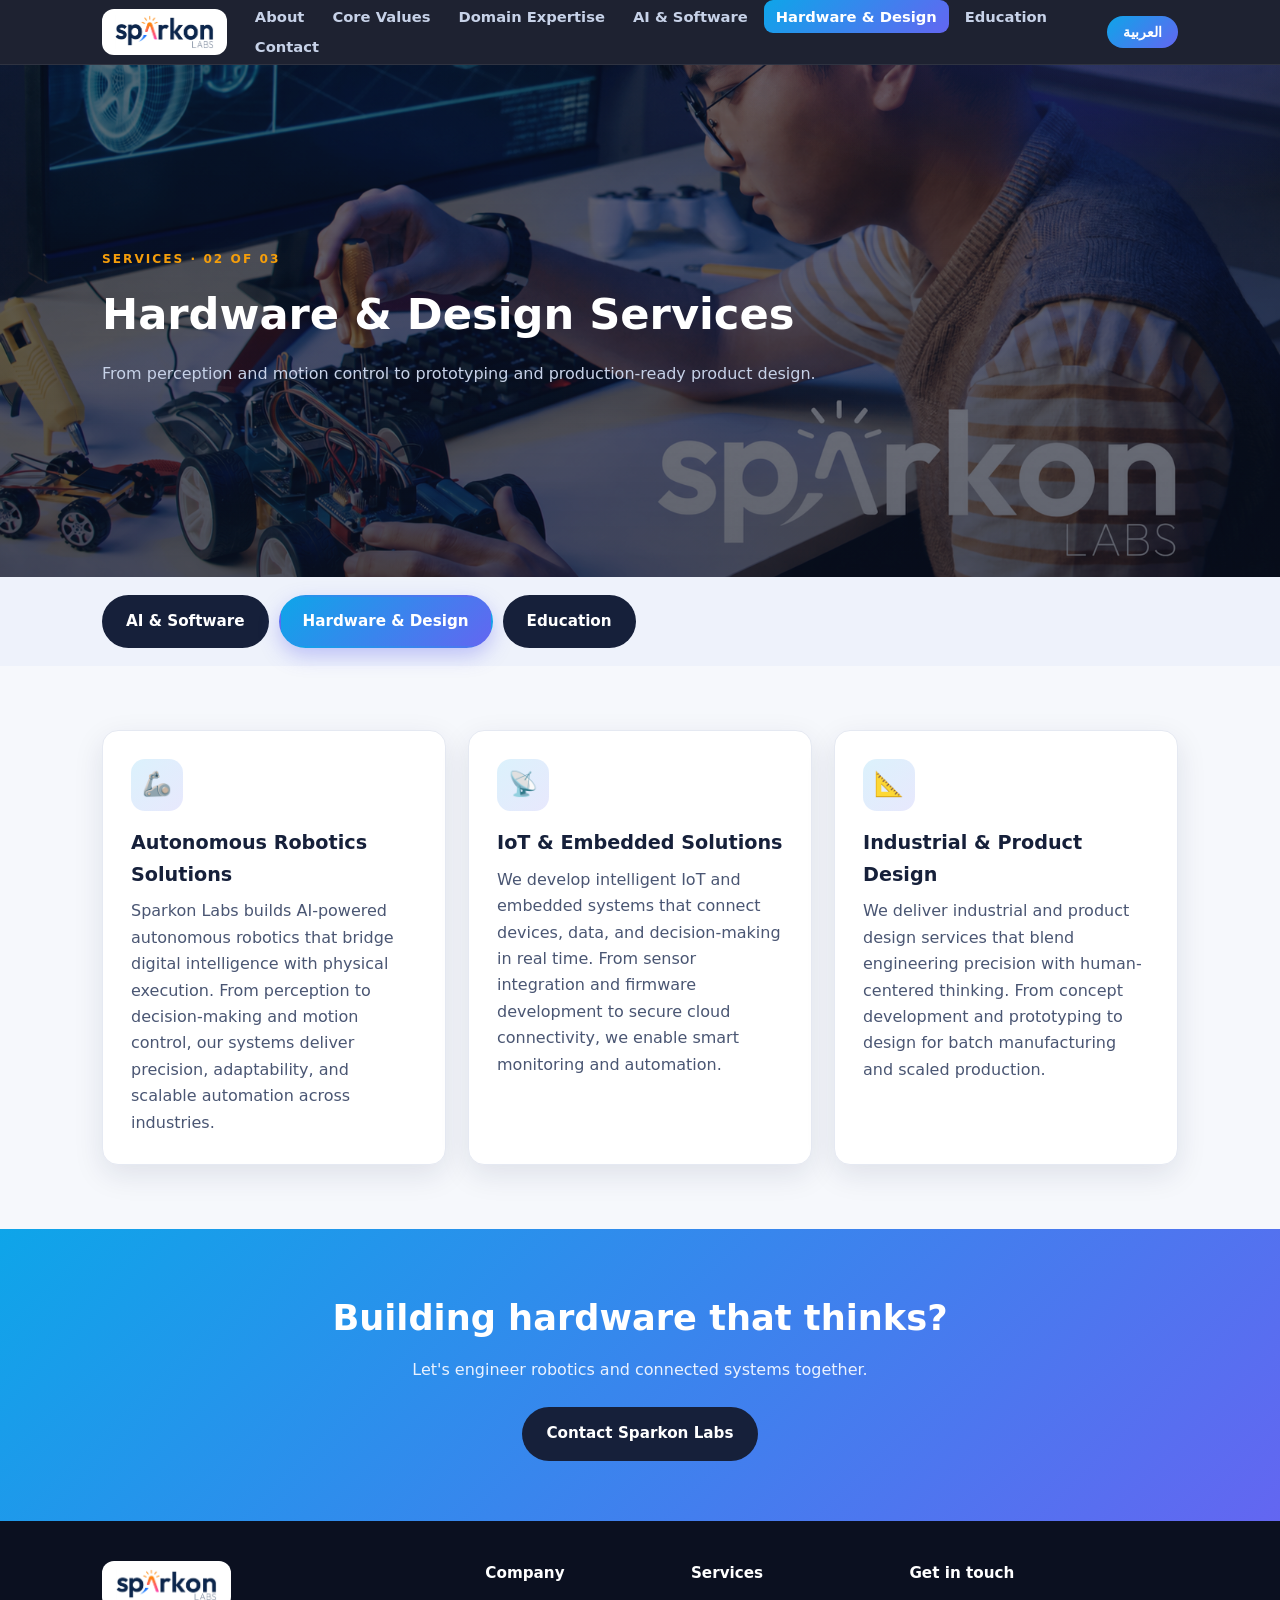
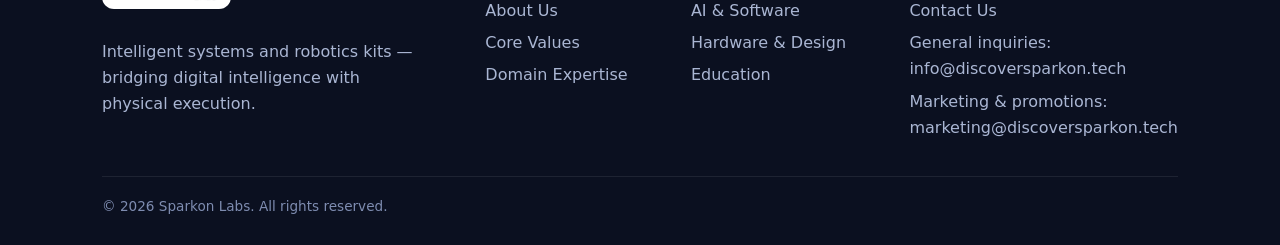
<file: services-hardware-design.html>
<!DOCTYPE html>
<html lang="en">
<head>
  <meta charset="UTF-8" />
  <meta name="viewport" content="width=device-width, initial-scale=1.0" />
  <title>Hardware &amp; Design Services — Sparkon Labs</title>
  <meta name="description" content="Autonomous robotics solutions, IoT &amp; embedded systems, and industrial &amp; product design from Sparkon Labs." />
  <link rel="stylesheet" href="css/style.css" />
</head>
<body>

  <header class="nav">
    <div class="container">
      <a class="brand" href="index.html"><img src="sparkon_logo.png" alt="Sparkon Labs" /></a>
      <button class="nav-toggle" aria-label="Toggle menu">&#9776;</button>
      <ul class="nav-links">
        <li><a href="index.html">About</a></li>
        <li><a href="core-values.html">Core Values</a></li>
        <li><a href="domain-expertise.html">Domain Expertise</a></li>
        <li><a href="services-ai-software.html">AI &amp; Software</a></li>
        <li><a href="services-hardware-design.html" class="active">Hardware &amp; Design</a></li>
        <li><a href="services-education.html">Education</a></li>
        <li><a href="contact.html">Contact</a></li>
      </ul>
      <button class="lang-toggle" type="button" aria-label="Switch language">العربية</button>
    </div>
  </header>

  <section class="page-head">
    <div class="container">
      <span class="kicker">Services · 02 of 03</span>
      <h1>Hardware &amp; Design Services</h1>
      <p>From perception and motion control to prototyping and production-ready product design.</p>
    </div>
  </section>

  <!-- service sub-nav -->
  <section style="background:#eef2fb; padding:18px 0;">
    <div class="container" style="display:flex; flex-wrap:wrap; gap:10px;">
      <a class="btn btn-dark" href="services-ai-software.html">AI &amp; Software</a>
      <a class="btn btn-primary" href="services-hardware-design.html">Hardware &amp; Design</a>
      <a class="btn btn-dark" href="services-education.html">Education</a>
    </div>
  </section>

  <section class="section">
    <div class="container">
      <div class="grid">

        <div class="card">
          <div class="ico">🦾</div>
          <h3>Autonomous Robotics Solutions</h3>
          <p>
            Sparkon Labs builds AI-powered autonomous robotics that bridge digital intelligence with physical
            execution. From perception to decision-making and motion control, our systems deliver precision,
            adaptability, and scalable automation across industries.
          </p>
        </div>

        <div class="card">
          <div class="ico">📡</div>
          <h3>IoT &amp; Embedded Solutions</h3>
          <p>
            We develop intelligent IoT and embedded systems that connect devices, data, and decision-making in
            real time. From sensor integration and firmware development to secure cloud connectivity, we enable
            smart monitoring and automation.
          </p>
        </div>

        <div class="card">
          <div class="ico">📐</div>
          <h3>Industrial &amp; Product Design</h3>
          <p>
            We deliver industrial and product design services that blend engineering precision with
            human-centered thinking. From concept development and prototyping to design for batch manufacturing
            and scaled production.
          </p>
        </div>

      </div>
    </div>
  </section>

  <section class="cta">
    <div class="container">
      <h2>Building hardware that thinks?</h2>
      <p>Let's engineer robotics and connected systems together.</p>
      <a class="btn btn-dark" href="contact.html">Contact Sparkon Labs</a>
    </div>
  </section>

  <footer class="footer">
    <div class="container">
      <div class="cols">
        <div class="fcol" style="max-width:320px">
          <div class="brand"><img src="sparkon_logo.png" alt="Sparkon Labs" /></div>
          <p>Intelligent systems and robotics kits — bridging digital intelligence with physical execution.</p>
        </div>
        <div class="fcol">
          <h4>Company</h4>
          <ul>
            <li><a href="index.html">About Us</a></li>
            <li><a href="core-values.html">Core Values</a></li>
            <li><a href="domain-expertise.html">Domain Expertise</a></li>
          </ul>
        </div>
        <div class="fcol">
          <h4>Services</h4>
          <ul>
            <li><a href="services-ai-software.html">AI &amp; Software</a></li>
            <li><a href="services-hardware-design.html">Hardware &amp; Design</a></li>
            <li><a href="services-education.html">Education</a></li>
          </ul>
        </div>
        <div class="fcol">
          <h4>Get in touch</h4>
          <ul>
            <li><a href="contact.html">Contact Us</a></li>
            <li>General inquiries:<br /><a href="mailto:info@discoversparkon.tech">info@discoversparkon.tech</a></li>
            <li>Marketing &amp; promotions:<br /><a href="mailto:marketing@discoversparkon.tech">marketing@discoversparkon.tech</a></li>
          </ul>
        </div>
      </div>
      <div class="copy">© 2026 Sparkon Labs. All rights reserved.</div>
    </div>
  </footer>

  <script src="js/translations.js"></script>
  <script src="js/i18n.js"></script>
  <script src="js/main.js"></script>
</body>
</html>
</file>
<file: css/style.css>
/* ===========================================================
   Sparkon Labs — shared stylesheet
   Modern robotics theme (inspired by robolink.com layout)
   =========================================================== */

:root {
  --bg:        #0b1020;
  --bg-soft:   #121a31;
  --surface:   #ffffff;
  --ink:       #16203a;
  --ink-soft:  #4a5673;
  --line:      #e5e9f2;
  --brand:     #0ea5e9;   /* sky blue   */
  --brand-2:   #6366f1;   /* indigo     */
  --accent:    #f59e0b;   /* amber      */
  --good:      #10b981;
  --radius:    16px;
  --shadow:    0 10px 30px rgba(16, 32, 70, 0.10);
  --maxw:      1120px;
  --font:      "Segoe UI", system-ui, -apple-system, Roboto, Helvetica, Arial, sans-serif;
}

* { box-sizing: border-box; }

html { scroll-behavior: smooth; }

body {
  margin: 0;
  font-family: var(--font);
  color: var(--ink);
  background: #f6f8fc;
  line-height: 1.65;
}

img { max-width: 100%; display: block; }

a { color: var(--brand); text-decoration: none; }
a:hover { text-decoration: underline; }

.container {
  width: 100%;
  max-width: var(--maxw);
  margin: 0 auto;
  padding: 0 22px;
}

/* ---------- Top navigation ---------- */
.nav {
  position: sticky;
  top: 0;
  z-index: 50;
  background: rgba(11, 16, 32, 0.92);
  backdrop-filter: blur(8px);
  border-bottom: 1px solid rgba(255, 255, 255, 0.08);
}
.nav .container {
  display: flex;
  align-items: center;
  justify-content: space-between;
  min-height: 64px;
  gap: 16px;
}
.brand {
  display: flex;
  align-items: center;
  gap: 10px;
  font-weight: 800;
  font-size: 1.15rem;
  color: #fff;
  letter-spacing: .3px;
}
.brand:hover { text-decoration: none; }
.brand img { height: 34px; width: auto; display: block; }
.nav .brand { background: #fff; padding: 6px 13px; border-radius: 12px; }
.brand .dot {
  width: 12px; height: 12px; border-radius: 50%;
  background: linear-gradient(135deg, var(--brand), var(--brand-2));
  box-shadow: 0 0 0 4px rgba(14,165,233,.18);
}
.nav-links {
  display: flex;
  flex-wrap: wrap;
  align-items: center;
  gap: 4px;
  list-style: none;
  margin: 0; padding: 0;
}
.nav-links a {
  color: #c7d2e8;
  font-size: .92rem;
  font-weight: 600;
  padding: 8px 12px;
  border-radius: 9px;
  transition: background .15s, color .15s;
}
.nav-links a:hover { background: rgba(255,255,255,.08); color:#fff; text-decoration: none; }
.nav-links a.active { color: #fff; background: linear-gradient(135deg, var(--brand), var(--brand-2)); }

.nav-toggle {
  display: none;
  background: none; border: 0; cursor: pointer;
  color: #fff; font-size: 1.5rem; line-height: 1;
}

/* push nav links + language toggle to the right */
.nav-links { margin-left: auto; }

/* language (EN/AR) toggle button */
.lang-toggle {
  margin-left: 14px;
  flex: none;
  background: linear-gradient(135deg, var(--brand), var(--brand-2));
  color: #fff;
  border: 0;
  font-weight: 700;
  font-size: .9rem;
  padding: 8px 16px;
  border-radius: 999px;
  cursor: pointer;
  white-space: nowrap;
}
.lang-toggle:hover { filter: brightness(1.08); }

/* ---------- Right-to-left (Arabic) adjustments ---------- */
[dir="rtl"] .nav-links { margin-left: 0; margin-right: auto; }
[dir="rtl"] .lang-toggle { margin-left: 0; margin-right: 14px; }
[dir="rtl"] .split .panel ul { padding-left: 0; padding-right: 18px; }
[dir="rtl"] .info-list li { flex-direction: row-reverse; }

/* ---------- Buttons ---------- */
.btn {
  display: inline-block;
  padding: 12px 22px;
  border-radius: 999px;
  font-weight: 700;
  font-size: .95rem;
  border: 2px solid transparent;
  cursor: pointer;
  transition: transform .12s ease, box-shadow .15s ease, background .15s;
}
.btn:hover { text-decoration: none; transform: translateY(-2px); }
.btn-primary {
  background: linear-gradient(135deg, var(--brand), var(--brand-2));
  color: #fff;
  box-shadow: 0 8px 20px rgba(99,102,241,.35);
}
.btn-ghost {
  background: transparent;
  color: #fff;
  border-color: rgba(255,255,255,.4);
}
.btn-dark {
  background: var(--ink);
  color: #fff;
}

/* ---------- Hero ---------- */
.hero {
  background:
    radial-gradient(1200px 500px at 80% -10%, rgba(99,102,241,.35), transparent 60%),
    radial-gradient(900px 500px at 0% 10%, rgba(14,165,233,.30), transparent 55%),
    linear-gradient(rgba(11,16,32,.50), rgba(11,16,32,.64)),
    url("../sparkon_labs_logo.png") center bottom / cover no-repeat,
    var(--bg);
  color: #fff;
  padding: 86px 0 96px;
}
.hero .kicker {
  display: inline-block;
  font-weight: 700;
  letter-spacing: 2px;
  text-transform: uppercase;
  font-size: .78rem;
  color: var(--accent);
  margin-bottom: 14px;
}
.hero h1 {
  font-size: clamp(2.1rem, 5vw, 3.4rem);
  line-height: 1.1;
  margin: 0 0 18px;
  font-weight: 800;
}
.hero p.lead {
  font-size: 1.12rem;
  color: #c7d2e8;
  max-width: 720px;
  margin: 0 0 30px;
}
.hero-actions { display: flex; flex-wrap: wrap; gap: 14px; }

/* ---------- Page header (interior pages) ---------- */
.page-head {
  background:
    radial-gradient(900px 400px at 90% -20%, rgba(99,102,241,.30), transparent 60%),
    linear-gradient(rgba(11,16,32,.52), rgba(11,16,32,.66)),
    url("../sparkon_labs_logo.png") center bottom / cover no-repeat,
    var(--bg);
  color: #fff;
  padding: 180px 0 190px;
}
.page-head .kicker {
  color: var(--accent);
  text-transform: uppercase;
  letter-spacing: 2px;
  font-size: .76rem;
  font-weight: 700;
}
.page-head h1 { font-size: clamp(1.9rem, 4vw, 2.7rem); margin: 8px 0 10px; }
.page-head p { color: #c7d2e8; max-width: 760px; margin: 0; }

/* ---------- Sections ---------- */
.section { padding: 64px 0; }
.section h2 {
  font-size: clamp(1.5rem, 3vw, 2rem);
  margin: 0 0 8px;
}
.section .sub { color: var(--ink-soft); margin: 0 0 34px; max-width: 720px; }
.center { text-align: center; }
.center .sub { margin-left: auto; margin-right: auto; }

/* ---------- Cards / grids ---------- */
.grid {
  display: grid;
  gap: 22px;
  grid-template-columns: repeat(auto-fit, minmax(260px, 1fr));
}
.card {
  background: var(--surface);
  border: 1px solid var(--line);
  border-radius: var(--radius);
  padding: 28px;
  box-shadow: var(--shadow);
  transition: transform .15s ease, box-shadow .15s ease;
}
.card:hover { transform: translateY(-4px); box-shadow: 0 16px 40px rgba(16,32,70,.14); }
.card .ico {
  width: 52px; height: 52px;
  display: grid; place-items: center;
  border-radius: 14px;
  font-size: 1.5rem;
  margin-bottom: 16px;
  background: linear-gradient(135deg, rgba(14,165,233,.15), rgba(99,102,241,.15));
}
.card h3 { margin: 0 0 8px; font-size: 1.2rem; }
.card p { margin: 0; color: var(--ink-soft); }

/* link-cards on landing page */
.linkcard {
  display: flex;
  flex-direction: column;
  justify-content: space-between;
}
.linkcard .go {
  margin-top: 18px;
  font-weight: 700;
  color: var(--brand);
}
.linkcard:hover .go { text-decoration: underline; }

/* ---------- Two-column block ---------- */
.split {
  display: grid;
  grid-template-columns: 1.1fr .9fr;
  gap: 40px;
  align-items: center;
}
.split .panel {
  background: linear-gradient(135deg, var(--bg), var(--bg-soft));
  color: #fff;
  border-radius: var(--radius);
  padding: 38px;
  box-shadow: var(--shadow);
}
.split .panel ul { margin: 0; padding-left: 18px; }
.split .panel li { margin: 8px 0; color: #c7d2e8; }

/* ---------- Contact ---------- */
.contact-wrap { display: grid; grid-template-columns: 1fr 1fr; gap: 34px; }
.form-card {
  background: var(--surface);
  border: 1px solid var(--line);
  border-radius: var(--radius);
  padding: 30px;
  box-shadow: var(--shadow);
}
.field { margin-bottom: 18px; }
.field label { display:block; font-weight: 600; margin-bottom: 6px; font-size: .92rem; }
.field input, .field textarea {
  width: 100%;
  padding: 12px 14px;
  border: 1px solid var(--line);
  border-radius: 10px;
  font: inherit;
  background: #fbfcff;
}
.field input:focus, .field textarea:focus {
  outline: none;
  border-color: var(--brand);
  box-shadow: 0 0 0 3px rgba(14,165,233,.15);
}
.field textarea { resize: vertical; min-height: 130px; }
.note { font-size: .85rem; color: var(--ink-soft); margin-top: 10px; }
.info-list { list-style: none; margin: 0; padding: 0; }
.info-list li { display: flex; gap: 12px; align-items: flex-start; margin-bottom: 18px; }
.info-list .ico {
  width: 44px; height: 44px; flex: none;
  display: grid; place-items: center; border-radius: 12px; font-size: 1.2rem;
  background: linear-gradient(135deg, rgba(14,165,233,.15), rgba(99,102,241,.15));
}

/* ---------- CTA band ---------- */
.cta {
  background: linear-gradient(135deg, var(--brand), var(--brand-2));
  color: #fff;
  text-align: center;
  padding: 60px 0;
}
.cta h2 { margin: 0 0 10px; font-size: clamp(1.6rem, 3vw, 2.2rem); }
.cta p { margin: 0 0 24px; color: #eaf2ff; }

/* ---------- Footer ---------- */
.footer {
  background: var(--bg);
  color: #aab6d3;
  padding: 40px 0 28px;
}
.footer .cols { display: flex; flex-wrap: wrap; justify-content: space-between; gap: 24px; }
.footer a { color: #aab6d3; }
.footer a:hover { color: #fff; }
.footer .brand { display: inline-flex; background: #fff; padding: 8px 14px; border-radius: 12px; margin-bottom: 14px; }
.footer .brand img { height: 32px; }
.footer .fcol h4 { color: #fff; margin: 0 0 12px; font-size: .95rem; }
.footer .fcol ul { list-style: none; margin: 0; padding: 0; }
.footer .fcol li { margin: 6px 0; }
.footer .copy {
  border-top: 1px solid rgba(255,255,255,.08);
  margin-top: 28px; padding-top: 18px;
  font-size: .85rem; color: #7e8cb0;
}

/* ---------- Responsive ---------- */
@media (max-width: 860px) {
  .split { grid-template-columns: 1fr; }
  .contact-wrap { grid-template-columns: 1fr; }
  .nav-toggle { display: block; }
  .nav-links {
    display: none;
    position: absolute;
    top: 64px; left: 0; right: 0;
    flex-direction: column;
    align-items: stretch;
    gap: 0;
    background: var(--bg);
    border-bottom: 1px solid rgba(255,255,255,.08);
    padding: 8px 14px 16px;
  }
  .nav-links.open { display: flex; }
  .nav-links a { padding: 12px; border-radius: 8px; }
}
</file>
